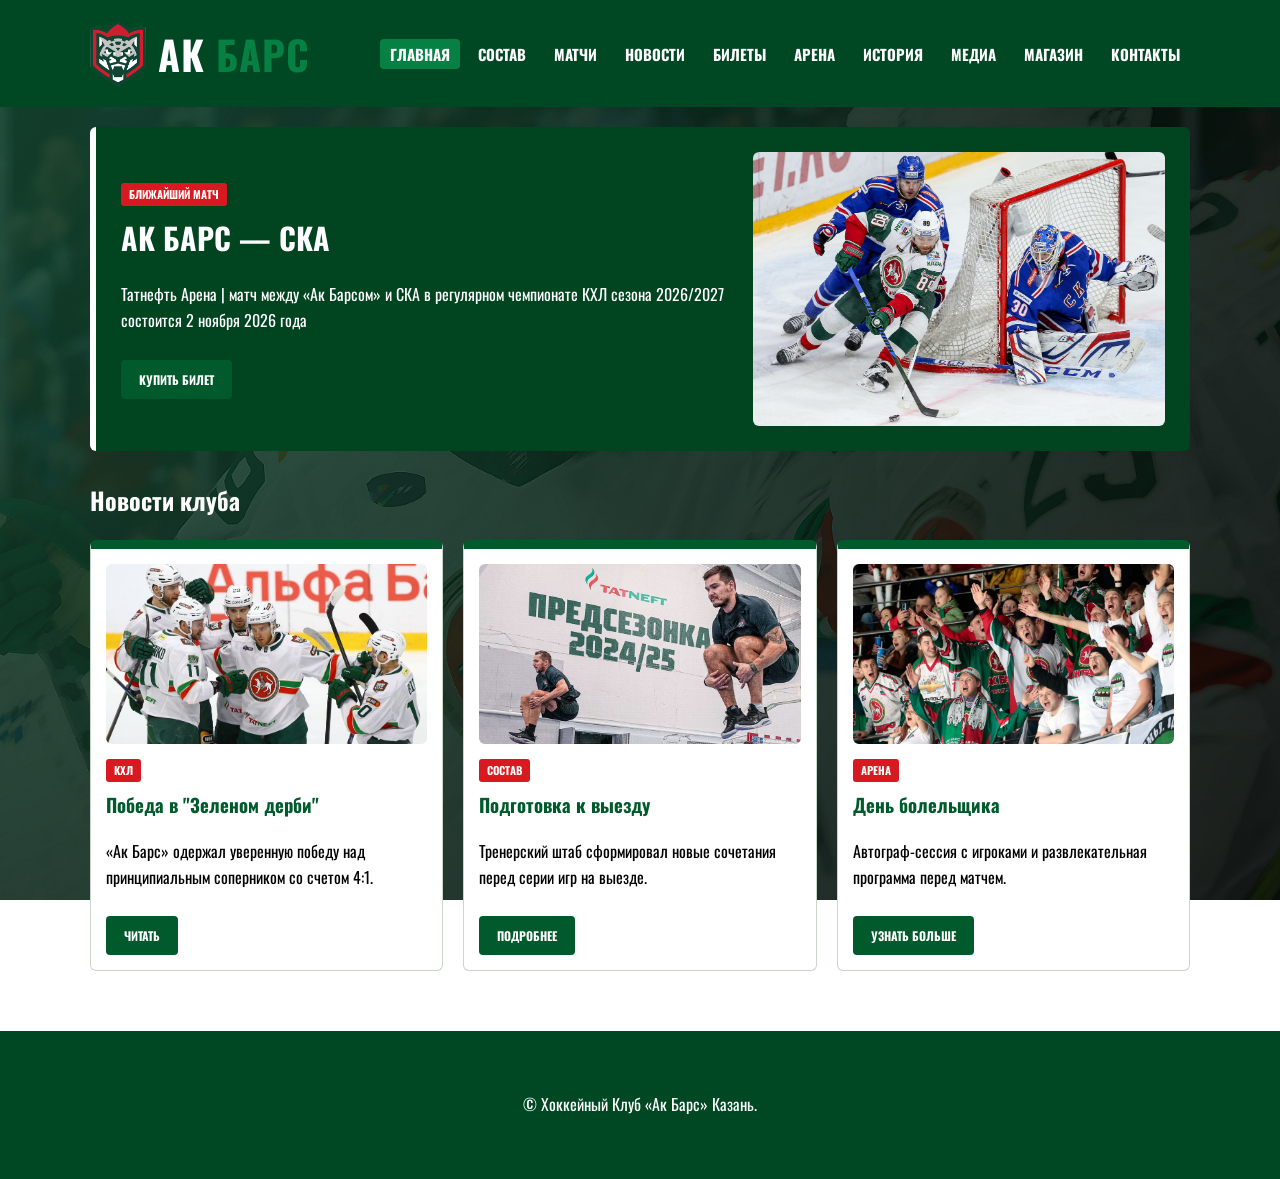
<file: index.html>
<!DOCTYPE html>
<html lang="ru">
<head>
  <meta charset="UTF-8">
  <title>ХК "Ак Барс"</title>
  <link rel="stylesheet" href="style.css">
  <link rel="stylesheet" href="https://fonts.googleapis.com/css2?family=Inter:wght@400;600;700;800&family=Oswald:wght@500;600;700&display=swap&subset=cyrillic">
  <link rel="icon" type="image/png" href="images/logo.png">
</head>
<body>
  <header>
    <div class="container">
      <a href="index.html" class="logo-block">
        <img src="images/logo.png" alt="Логотип Ак Барс" class="logo-img">
        <span class="logo-text">АК <span>БАРС</span></span>
      </a>
      <nav>
        <a href="index.html" class="active">Главная</a>
        <a href="team.html">Состав</a>
        <a href="matches.html">Матчи</a>
        <a href="news.html">Новости</a>
        <a href="tickets.html">Билеты</a>
        <a href="arena.html">Арена</a>
        <a href="history.html">История</a>
        <a href="media.html">Медиа</a>
        <a href="store.html">Магазин</a>
        <a href="contacts.html">Контакты</a>
      </nav>
    </div>
  </header>

  <main class="container">
    <div class="hero">
      <div class="hero-content">
        <span class="badge">Ближайший матч</span>
        <h1>АК БАРС — СКА</h1>
        <p>Татнефть Арена |  матч между «Ак Барсом» и СКА в регулярном чемпионате КХЛ сезона 2026/2027 состоится 2 ноября 2026 года</p>
        <a href="tickets.html" class="btn btn-accent">Купить билет</a>
      </div>
      <div class="hero-media">
        <img src="images/akbars_ska.jpg" alt="Матч Ак Барс">
      </div>
    </div>

    <h2>Новости клуба</h2>
    <div class="card-grid">
      <div class="card">
        <img src="images/derbi.jpg" alt="Победа в дерби">
        <span class="badge">КХЛ</span>
        <h3>Победа в "Зеленом дерби"</h3>
        <p>«Ак Барс» одержал уверенную победу над принципиальным соперником со счетом 4:1.</p>
        <a href="news.html" class="btn">Читать</a>
      </div>
      <div class="card">
        <img src="images/podg.jpg" alt="Тренировка команды">
        <span class="badge">Состав</span>
        <h3>Подготовка к выезду</h3>
        <p>Тренерский штаб сформировал новые сочетания перед серии игр на выезде.</p>
        <a href="news.html" class="btn">Подробнее</a>
      </div>
      <div class="card">
        <img src="images/arena.jpg" alt="Татнефть Арена">
        <span class="badge">Арена</span>
        <h3>День болельщика</h3>
        <p>Автограф-сессия с игроками и развлекательная программа перед матчем.</p>
        <a href="news.html" class="btn">Узнать больше</a>
      </div>
    </div>
  </main>

  <footer>
    <div class="container">
      <p>&copy; Хоккейный Клуб «Ак Барс» Казань.</p>
    </div>
  </footer>
</body>
</html>
</file>
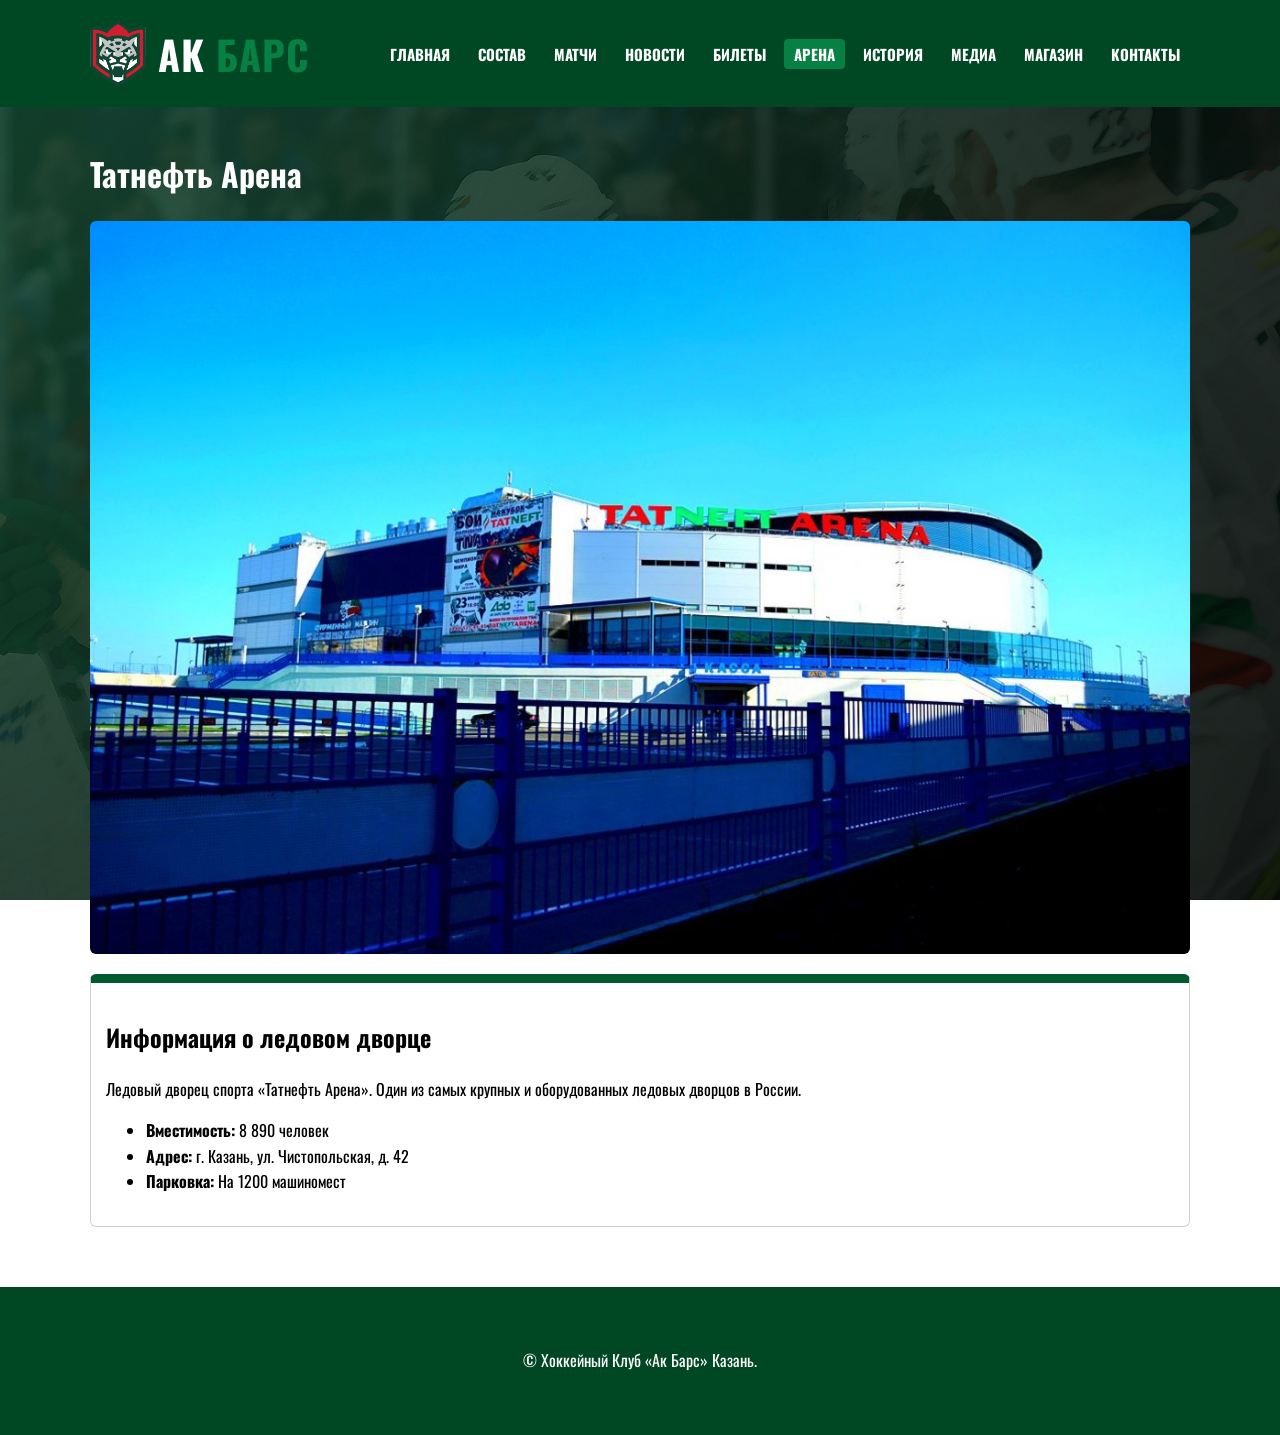
<file: arena.html>
<!DOCTYPE html>
<html lang="ru">
<head>
  <meta charset="UTF-8">
  <title>Татнефть Арена - ХК Ак Барс</title>
  <link rel="stylesheet" href="style.css">
  <link rel="stylesheet" href="https://fonts.googleapis.com/css2?family=Inter:wght@400;600;700;800&family=Oswald:wght@500;600;700&display=swap&subset=cyrillic">
  <link rel="icon" type="image/png" href="images/logo.png">
</head>
<body>
  <header>
    <div class="container">
      <a href="index.html" class="logo-block">
        <img src="images/logo.png" alt="Логотип" class="logo-img">
        <span class="logo-text">АК <span>БАРС</span></span>
      </a>
      <nav>
        <a href="index.html">Главная</a>
        <a href="team.html">Состав</a>
        <a href="matches.html">Матчи</a>
        <a href="news.html">Новости</a>
        <a href="tickets.html">Билеты</a>
        <a href="arena.html" class="active">Арена</a>
        <a href="history.html">История</a>
        <a href="media.html">Медиа</a>
        <a href="store.html">Магазин</a>
        <a href="contacts.html">Контакты</a>
      </nav>
    </div>
  </header>

  <main class="container">
    <h1>Татнефть Арена</h1>
    <img src="images/arenka.jpg" alt="Татнефть Арена снаружи" style="margin-bottom: 20px;">

    <div class="card">
      <h2 class="infa">Информация о ледовом дворце</h2>
      <p>Ледовый дворец спорта «Татнефть Арена». Один из самых крупных и оборудованных ледовых дворцов в России.</p>
      <ul>
        <li><strong>Вместимость:</strong> 8 890 человек</li>
        <li><strong>Адрес:</strong> г. Казань, ул. Чистопольская, д. 42</li>
        <li><strong>Парковка:</strong> На 1200 машиномест</li>
      </ul>
    </div>
  </main>

  <footer>
    <div class="container">
      <p>&copy; Хоккейный Клуб «Ак Барс» Казань.</p>    
    </div>
  </footer>
</body>
</html>
</file>
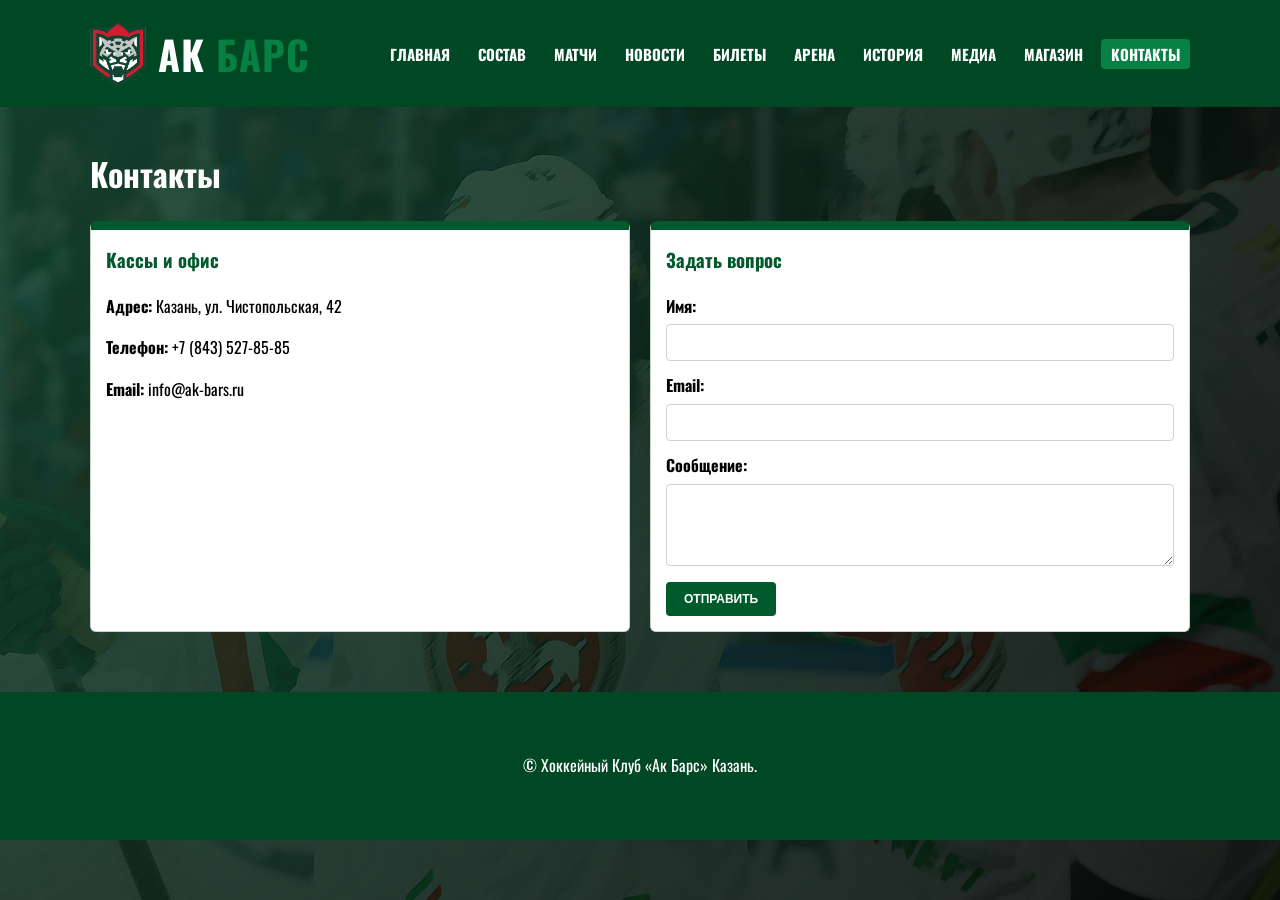
<file: contacts.html>
<!DOCTYPE html>
<html lang="ru">
<head>
  <meta charset="UTF-8">
  <title>Контакты - ХК Ак Барс</title>
  <link rel="stylesheet" href="style.css">
  <link rel="stylesheet" href="https://fonts.googleapis.com/css2?family=Inter:wght@400;600;700;800&family=Oswald:wght@500;600;700&display=swap&subset=cyrillic">
  <link rel="icon" type="image/png" href="images/logo.png">
</head>
<body>
  <header>
    <div class="container">
      <a href="index.html" class="logo-block">
        <img src="images/logo.png" alt="Логотип" class="logo-img">
        <span class="logo-text">АК <span>БАРС</span></span>
      </a>
      <nav>
        <a href="index.html">Главная</a>
        <a href="team.html">Состав</a>
        <a href="matches.html">Матчи</a>
        <a href="news.html">Новости</a>
        <a href="tickets.html">Билеты</a>
        <a href="arena.html">Арена</a>
        <a href="history.html">История</a>
        <a href="media.html">Медиа</a>
        <a href="store.html">Магазин</a>
        <a href="contacts.html" class="active">Контакты</a>
      </nav>
    </div>
  </header>

  <main class="container">
    <h1>Контакты</h1>

    <div class="card-grid">
      <div class="card">
        <h3>Кассы и офис</h3>
        <p><strong>Адрес:</strong> Казань, ул. Чистопольская, 42</p>
        <p><strong>Телефон:</strong> +7 (843) 527-85-85</p>
        <p><strong>Email:</strong> info@ak-bars.ru</p>
      </div>

      <div class="card">
        <h3>Задать вопрос</h3>
        <form>
          <label for="name">Имя:</label>
          <input type="text" id="name" name="name" required>

          <label for="email">Email:</label>
          <input type="email" id="email" name="email" required>

          <label for="message">Сообщение:</label>
          <textarea id="message" name="message" rows="4"></textarea>

          <button type="submit" class="btn btn-accent">Отправить</button>
        </form>
      </div>
    </div>
  </main>

  <footer>
    <div class="container">
      <p>&copy; Хоккейный Клуб «Ак Барс» Казань.</p>
    </div>
  </footer>
</body>
</html>
</file>
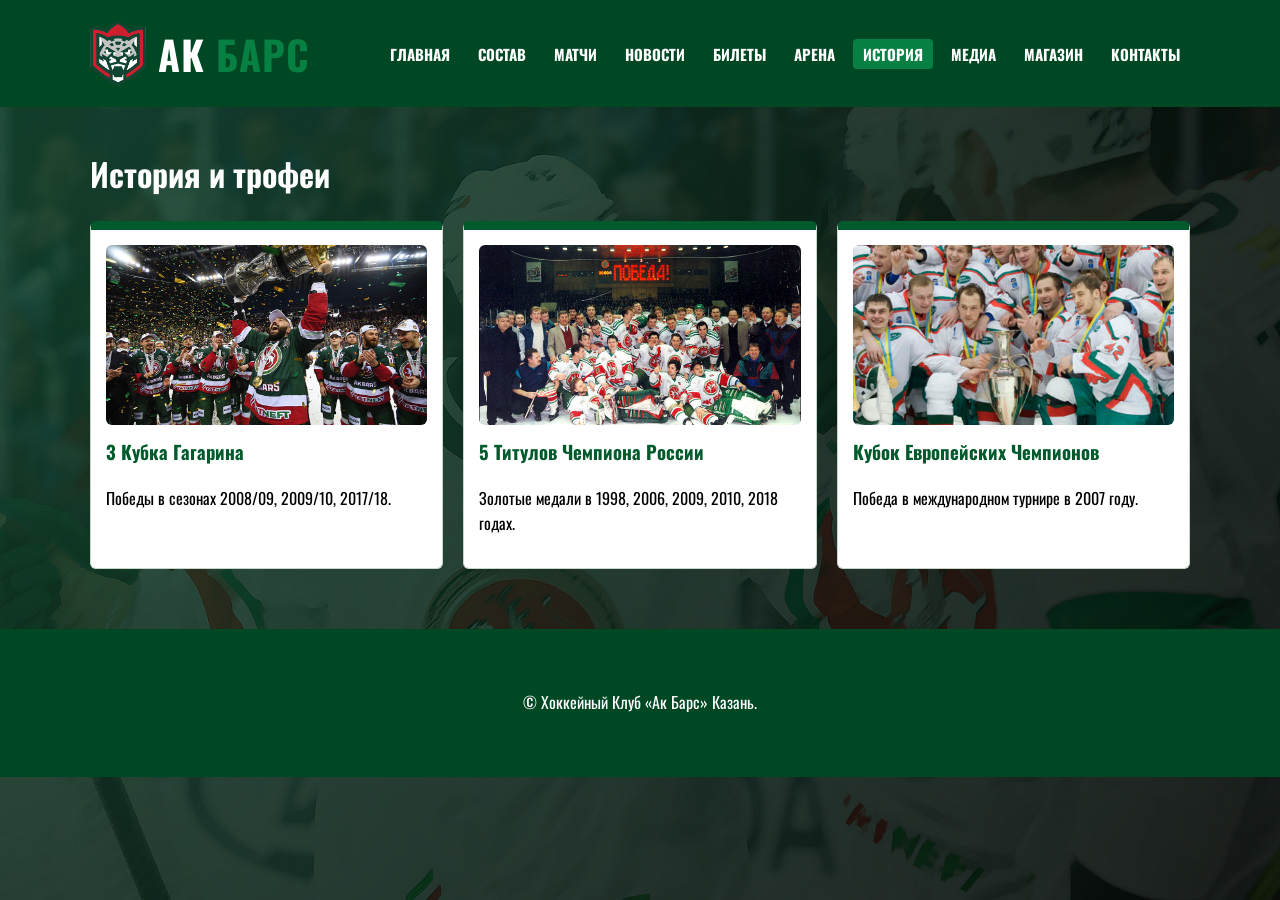
<file: history.html>
<!DOCTYPE html>
<html lang="ru">
<head>
  <meta charset="UTF-8">
  <title>История клуба - ХК Ак Барс</title>
  <link rel="stylesheet" href="style.css">
  <link rel="stylesheet" href="https://fonts.googleapis.com/css2?family=Inter:wght@400;600;700;800&family=Oswald:wght@500;600;700&display=swap&subset=cyrillic">
  <link rel="icon" type="image/png" href="images/logo.png">
</head>
<body>
  <header>
    <div class="container">
      <a href="index.html" class="logo-block">
        <img src="images/logo.png" alt="Логотип" class="logo-img">
        <span class="logo-text">АК <span>БАРС</span></span>
      </a>
      <nav>
        <a href="index.html">Главная</a>
        <a href="team.html">Состав</a>
        <a href="matches.html">Матчи</a>
        <a href="news.html">Новости</a>
        <a href="tickets.html">Билеты</a>
        <a href="arena.html">Арена</a>
        <a href="history.html" class="active">История</a>
        <a href="media.html">Медиа</a>
        <a href="store.html">Магазин</a>
        <a href="contacts.html">Контакты</a>
      </nav>
    </div>
  </header>

  <main class="container">
    <h1>История и трофеи</h1>

    <div class="card-grid">
      <div class="card">
        <img src="images/gagarin_cup.jpg" alt="Кубок Гагарина">
        <h3>3 Кубка Гагарина</h3>
        <p>Победы в сезонах 2008/09, 2009/10, 2017/18.</p>
      </div>
      <div class="card">
        <img src="images/cm.jpeg" alt="Чемпионы России">
        <h3>5 Титулов Чемпиона России</h3>
        <p>Золотые медали в 1998, 2006, 2009, 2010, 2018 годах.</p>
      </div>
      <div class="card">
        <img src="images/europian_cup.jpg" alt="Кубок Чемпионов">
        <h3>Кубок Европейских Чемпионов</h3>
        <p>Победа в международном турнире в 2007 году.</p>
      </div>
    </div>
  </main>

  <footer>
    <div class="container">
      <p>&copy; Хоккейный Клуб «Ак Барс» Казань.</p>
    </div>
  </footer>
</body>
</html>
</file>
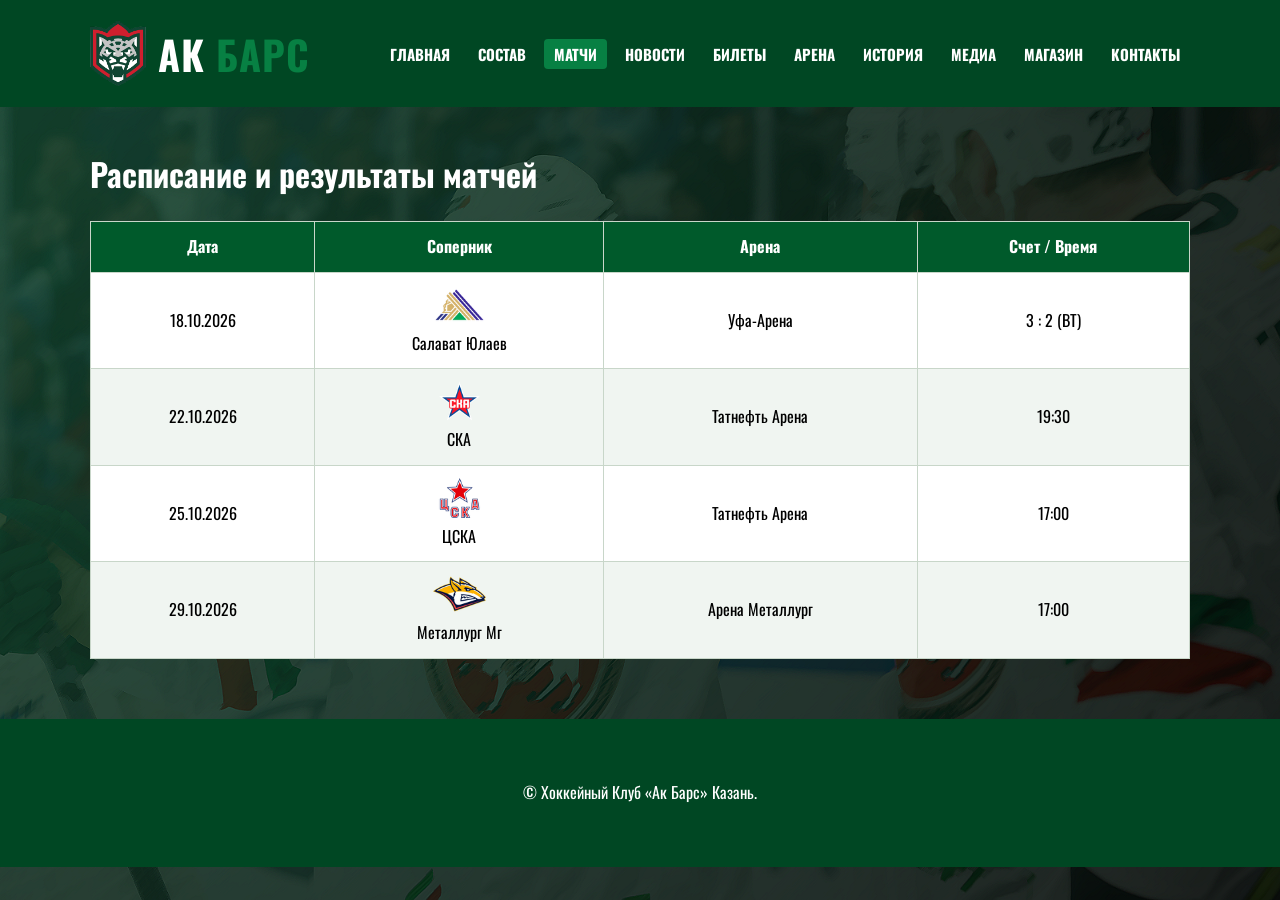
<file: matches.html>
<!DOCTYPE html>
<html lang="ru">
<head>
  <meta charset="UTF-8">
  <title>Календарь игр - ХК Ак Барс</title>
  <link rel="stylesheet" href="style.css">
  <link rel="stylesheet" href="https://fonts.googleapis.com/css2?family=Inter:wght@400;600;700;800&family=Oswald:wght@500;600;700&display=swap&subset=cyrillic">
  <link rel="icon" type="image/png" href="images/logo.png">
</head>
<body>
  <header>
    <div class="container">
      <a href="index.html" class="logo-block">
        <img src="images/logo.png" alt="Логотип" class="logo-img">
        <span class="logo-text">АК <span>БАРС</span></span>
      </a>
      <nav>
        <a href="index.html">Главная</a>
        <a href="team.html">Состав</a>
        <a href="matches.html" class="active">Матчи</a>
        <a href="news.html">Новости</a>
        <a href="tickets.html">Билеты</a>
        <a href="arena.html">Арена</a>
        <a href="history.html">История</a>
        <a href="media.html">Медиа</a>
        <a href="store.html">Магазин</a>
        <a href="contacts.html">Контакты</a>
      </nav>
    </div>
  </header>

  <main class="container">
    <h1>Расписание и результаты матчей</h1>

    <table>
      <thead>
        <tr>
          <th>Дата</th>
          <th>Соперник</th>
          <th>Арена</th>
          <th>Счет / Время</th>
        </tr>
      </thead>
      <tbody>
        <tr>
          <td>18.10.2026</td>
          <td><img src="images/salavat.png">Салават Юлаев</td>
          <td>Уфа-Арена</td>
          <td>3 : 2 (ВТ)</td>
        </tr>
        <tr>
          <td>22.10.2026</td>
          <td><img src="images/ska.png">СКА</td>
          <td>Татнефть Арена</td>
          <td>19:30</td>
        </tr>
        <tr>
          <td>25.10.2026</td>
          <td><img src="images/cska.png">ЦСКА</td>
          <td>Татнефть Арена</td>
          <td>17:00</td>
        </tr>
        <tr>
          <td>29.10.2026</td>
          <td><img src="images/metallurg.png">Металлург Мг</td>
          <td>Арена Металлург</td>
          <td>17:00</td>
        </tr>
      </tbody>
    </table>
  </main>

  <footer>
    <div class="container">
      <p>&copy; Хоккейный Клуб «Ак Барс» Казань.</p>
    </div>
  </footer>
</body>
</html>
</file>
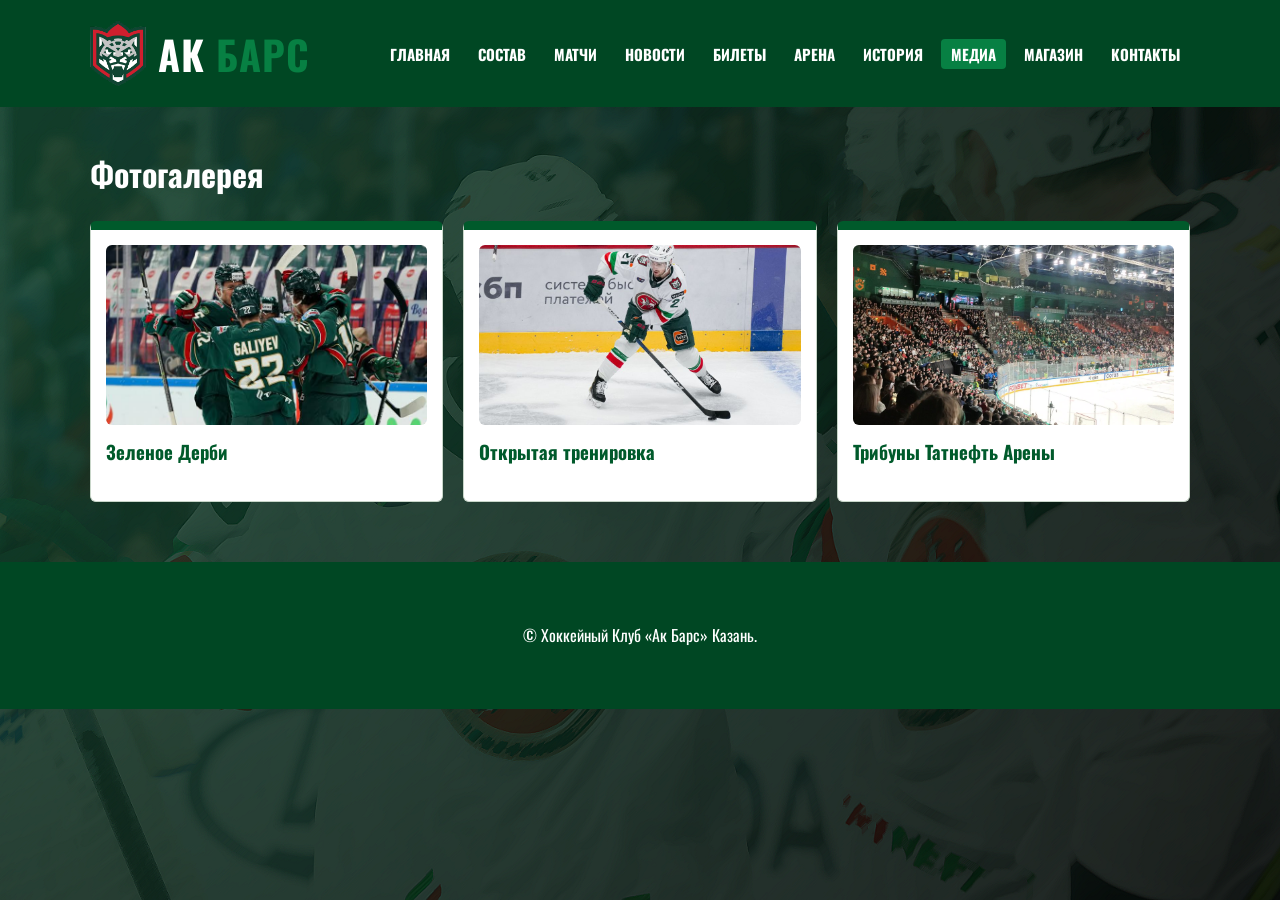
<file: media.html>
<!DOCTYPE html>
<html lang="ru">
<head>
  <meta charset="UTF-8">
  <title>Медиагалерея - ХК Ак Барс</title>
  <link rel="stylesheet" href="style.css">
  <link rel="icon" type="image/png" href="images/logo.png">
  <link rel="stylesheet" href="https://fonts.googleapis.com/css2?family=Inter:wght@400;600;700;800&family=Oswald:wght@500;600;700&display=swap&subset=cyrillic">
</head>
<body>
  <header>
    <div class="container">
      <a href="index.html" class="logo-block">
        <img src="images/logo.png" alt="Логотип" class="logo-img">
        <span class="logo-text">АК <span>БАРС</span></span>
      </a>
      <nav>
        <a href="index.html">Главная</a>
        <a href="team.html">Состав</a>
        <a href="matches.html">Матчи</a>
        <a href="news.html">Новости</a>
        <a href="tickets.html">Билеты</a>
        <a href="arena.html">Арена</a>
        <a href="history.html">История</a>
        <a href="media.html" class="active">Медиа</a>
        <a href="store.html">Магазин</a>
        <a href="contacts.html">Контакты</a>
      </nav>
    </div>
  </header>

  <main class="container">
    <h1>Фотогалерея</h1>

    <div class="card-grid">
      <div class="card">
        <img src="images/gb.jpg" alt="Матч">
        <h3>Зеленое Дерби</h3>
      </div>
      <div class="card">
        <img src="images/one.jpg" alt="Тренировка">
        <h3>Открытая тренировка</h3>
      </div>
      <div class="card">
        <img src="images/tribuna.jpg" alt="Болельщики">
        <h3>Трибуны Татнефть Арены</h3>
      </div>
    </div>
  </main>

  <footer>
    <div class="container">
      <p>&copy; Хоккейный Клуб «Ак Барс» Казань.</p>
    </div>
  </footer>
</body>
</html>
</file>
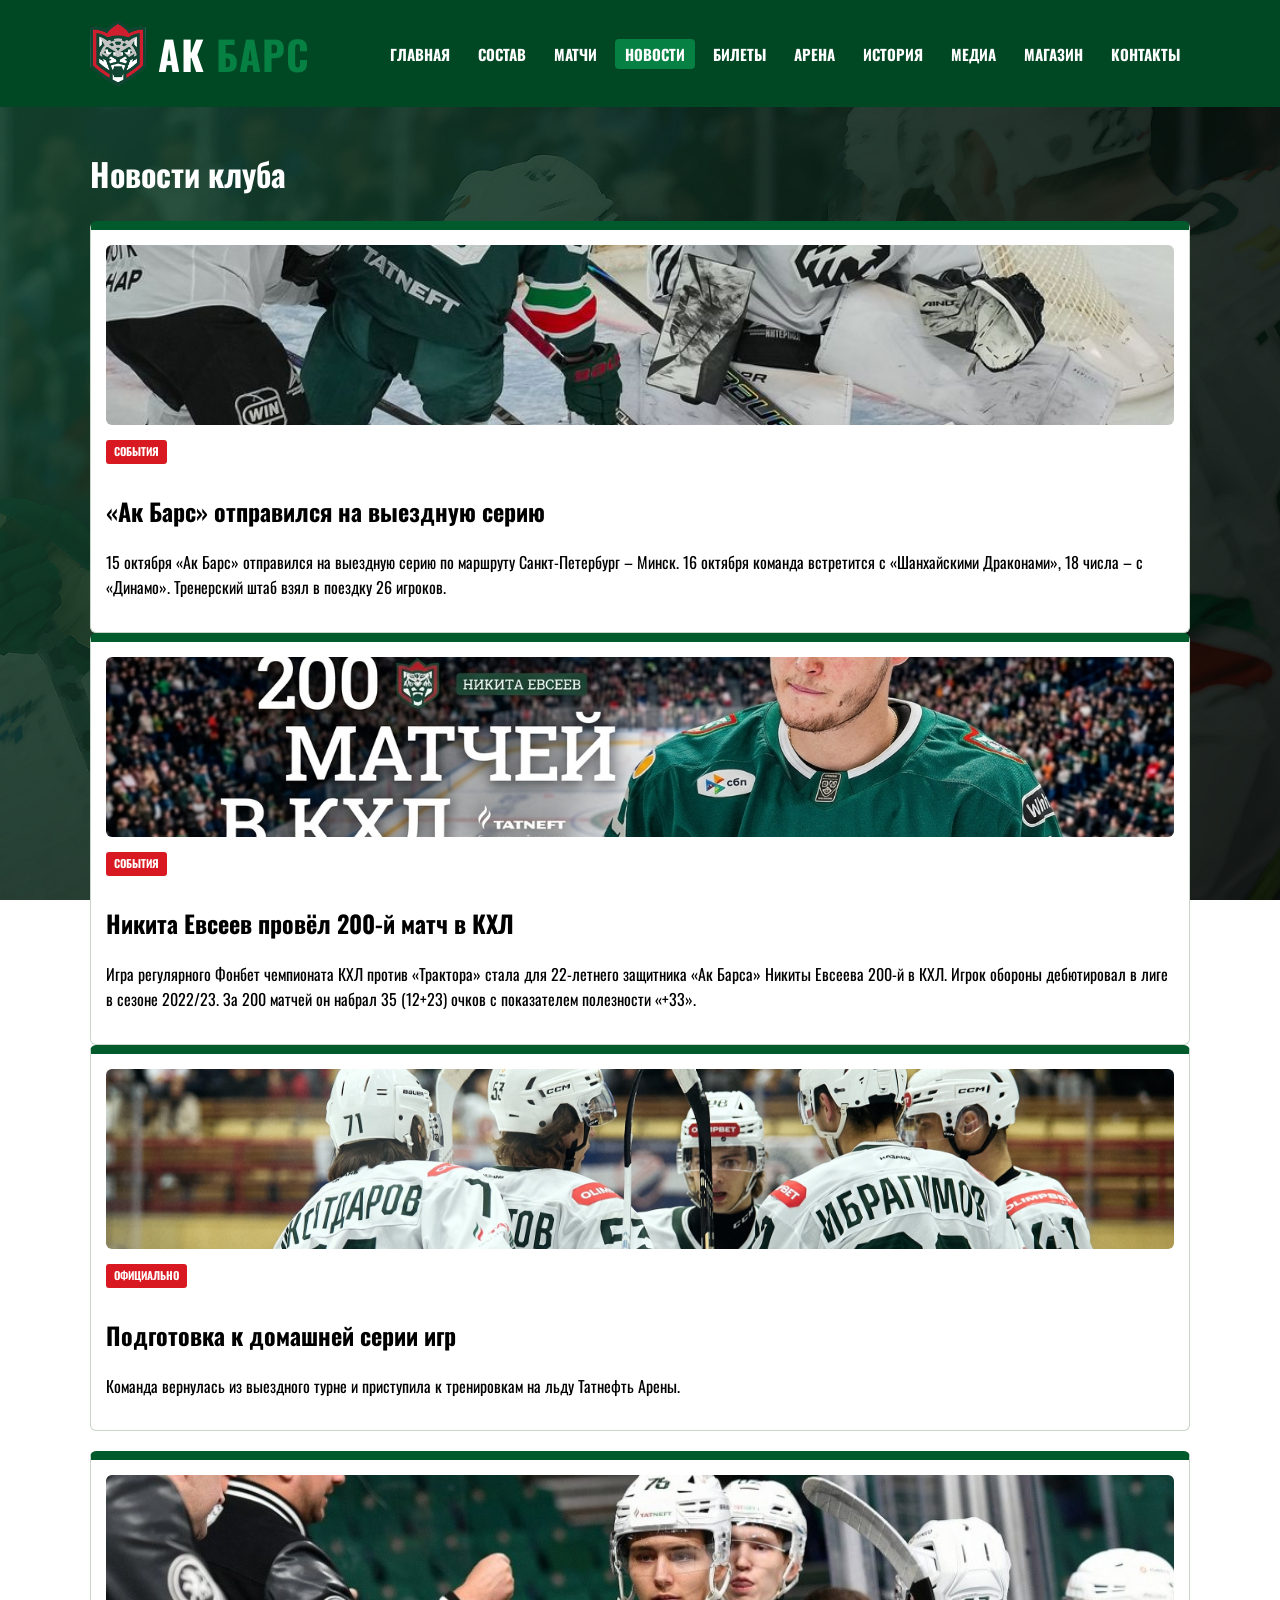
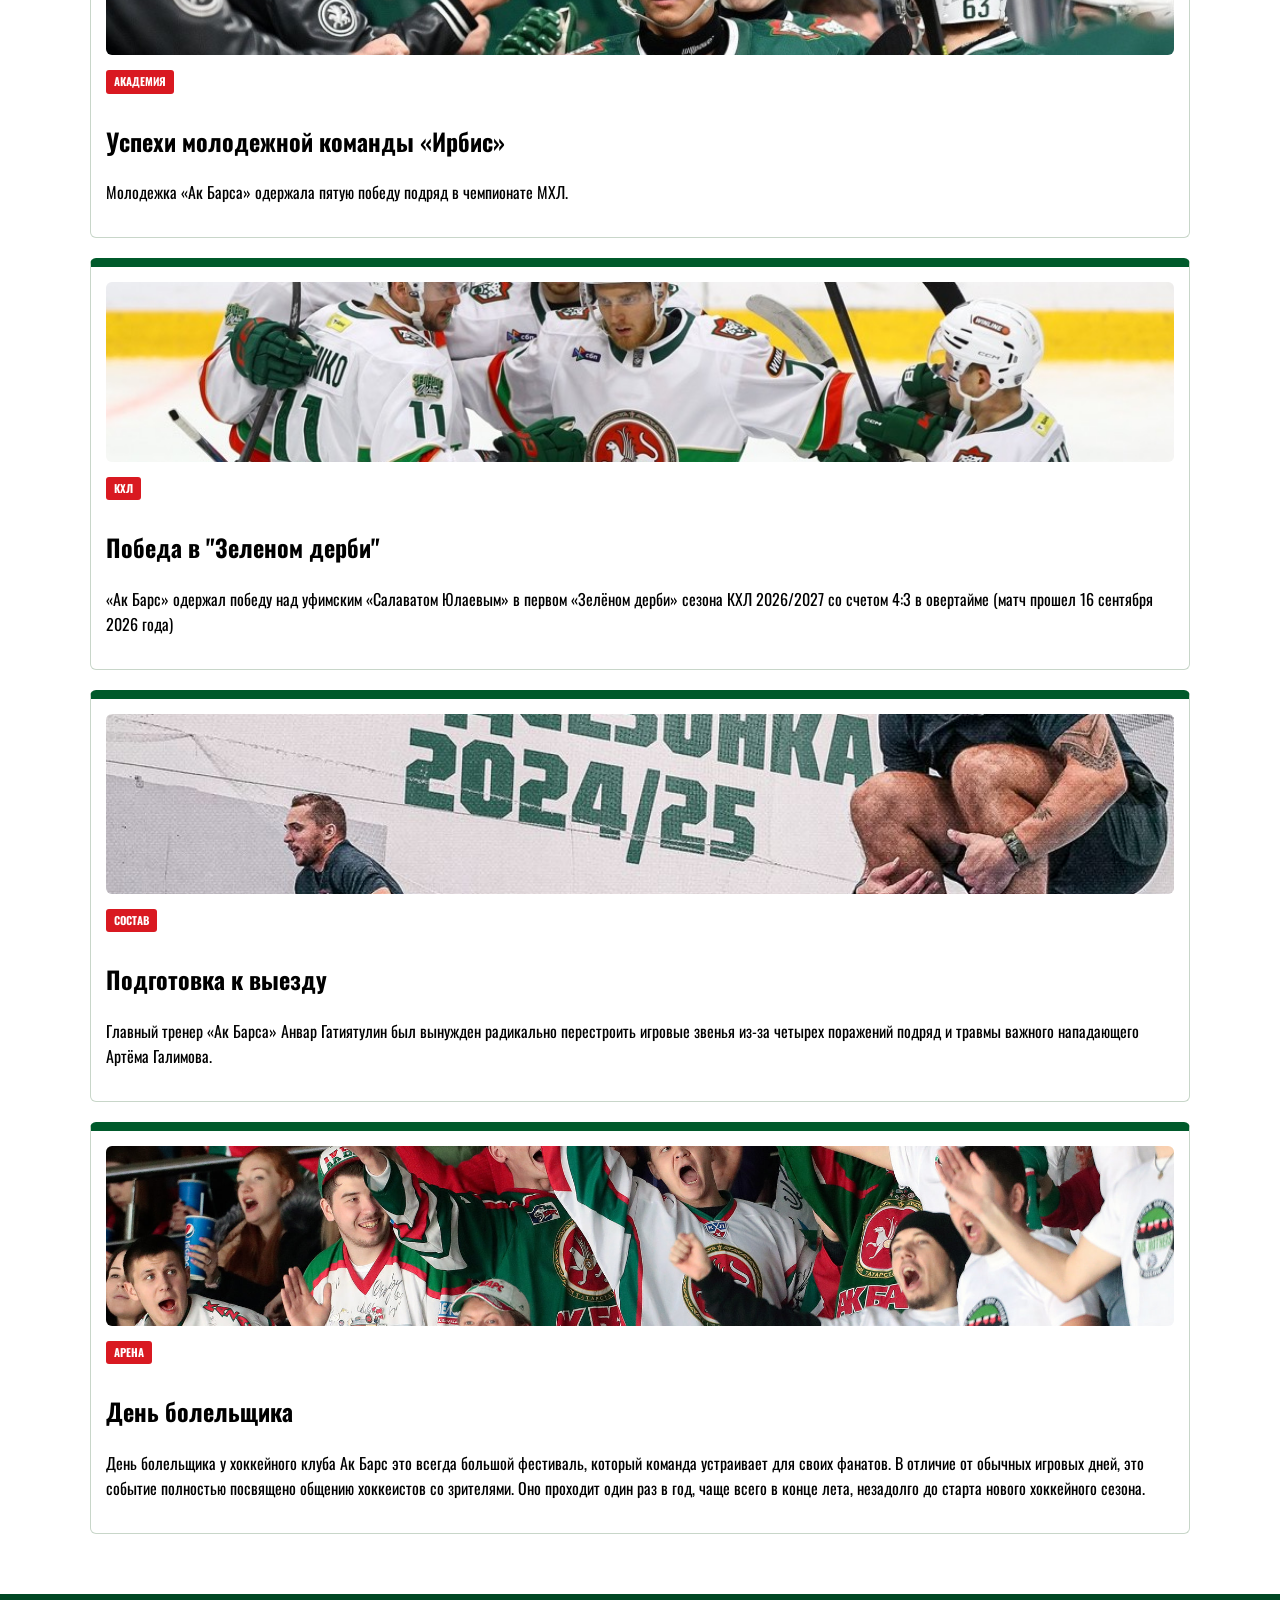
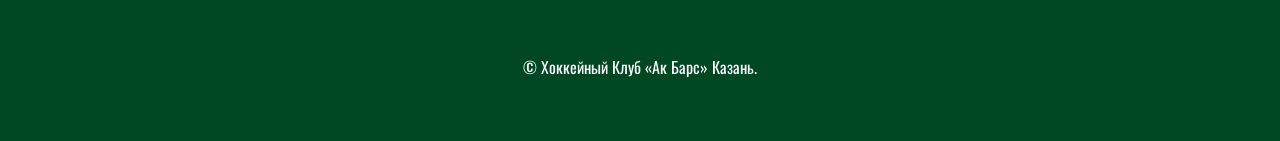
<file: news.html>
<!DOCTYPE html>
<html lang="ru">
<head>
  <meta charset="UTF-8">
  <title>Новости - ХК Ак Барс</title>
  <link rel="stylesheet" href="style.css">
  <link rel="icon" type="image/png" href="images/logo.png">
  <link rel="stylesheet" href="https://fonts.googleapis.com/css2?family=Inter:wght@400;600;700;800&family=Oswald:wght@500;600;700&display=swap&subset=cyrillic">
</head>
<body>
  <header>
    <div class="container">
      <a href="index.html" class="logo-block">
        <img src="images/logo.png" alt="Логотип" class="logo-img">
        <span class="logo-text">АК <span>БАРС</span></span>
      </a>
      <nav>
        <a href="index.html">Главная</a>
        <a href="team.html">Состав</a>
        <a href="matches.html">Матчи</a>
        <a href="news.html" class="active">Новости</a>
        <a href="tickets.html">Билеты</a>
        <a href="arena.html">Арена</a>
        <a href="history.html">История</a>
        <a href="media.html">Медиа</a>
        <a href="store.html">Магазин</a>
        <a href="contacts.html">Контакты</a>
      </nav>
    </div>
  </header>

  <main class="container">
    <h1>Новости клуба</h1>
    <div class="card">
      <img src="images/viezd.jpg" alt="Новость 1">
      <span class="badge">События</span>
      <h2 class="prepairing">«Ак Барс» отправился на выездную серию</h2>
      <p>15 октября «Ак Барс» отправился на выездную серию по маршруту Санкт-Петербург – Минск. 16 октября команда встретится с «Шанхайскими Драконами», 18 числа – с «Динамо». Тренерский штаб взял в поездку 26 игроков.</p>
    </div>
    <div class="card">
      <img src="images/twohung.jpg" alt="Новость 1">
      <span class="badge">События</span>
      <h2 class="prepairing">Никита Евсеев провёл 200-й матч в КХЛ</h2>
      <p>Игра регулярного Фонбет чемпионата КХЛ против «Трактора» стала для 22-летнего защитника «Ак Барса» Никиты Евсеева 200-й в КХЛ. Игрок обороны дебютировал в лиге в сезоне 2022/23. За 200 матчей он набрал 35 (12+23) очков с показателем полезности «+33».</p>
    </div>

    <div class="card">
      <img src="images/home.jpeg" alt="Новость 1">
      <span class="badge">Официально</span>
      <h2 class="prepairing">Подготовка к домашней серии игр</h2>
      <p>Команда вернулась из выездного турне и приступила к тренировкам на льду Татнефть Арены.</p>
    </div>

    <div class="card" style="margin-top: 20px;">
      <img src="images/irbis.jpg" alt="Новость 2">
      <span class="badge">Академия</span>
      <h2 class="sucsesses">Успехи молодежной команды «Ирбис»</h2>
      <p>Молодежка «Ак Барса» одержала пятую победу подряд в чемпионате МХЛ.</p>
    </div>

    <div class="card" style="margin-top: 20px;">
      <img src="images/derbi.jpg" alt="Новость 2">
      <span class="badge">КХЛ</span>
      <h2 class="sucsesses">Победа в "Зеленом дерби"</h2>
      <p>«Ак Барс» одержал победу над уфимским «Салаватом Юлаевым» в первом «Зелёном дерби» сезона КХЛ 2026/2027 со счетом 4:3 в овертайме (матч прошел 16 сентября 2026 года)</p>
    </div>

    <div class="card" style="margin-top: 20px;">
      <img src="images/podg.jpg" alt="Новость 2">
      <span class="badge">Состав</span>
      <h2 class="sucsesses">Подготовка к выезду</h2>
      <p>Главный тренер «Ак Барса» Анвар Гатиятулин был вынужден радикально перестроить игровые звенья из-за четырех поражений подряд и травмы важного нападающего Артёма Галимова.</p>
    </div>

    <div class="card" style="margin-top: 20px;">
      <img src="images/arena.jpg" alt="Новость 2">
      <span class="badge">Арена</span>
      <h2 class="sucsesses">День болельщика</h2>
      <p>День болельщика у хоккейного клуба Ак Барс это всегда большой фестиваль, который команда устраивает для своих фанатов. В отличие от обычных игровых дней, это событие полностью посвящено общению хоккеистов со зрителями. Оно проходит один раз в год, чаще всего в конце лета, незадолго до старта нового хоккейного сезона.</p>
    </div>
  </main>

  <footer>
    <div class="container">
      <p>&copy; Хоккейный Клуб «Ак Барс» Казань.</p>
    </div>
  </footer>
</body>
</html>
</file>
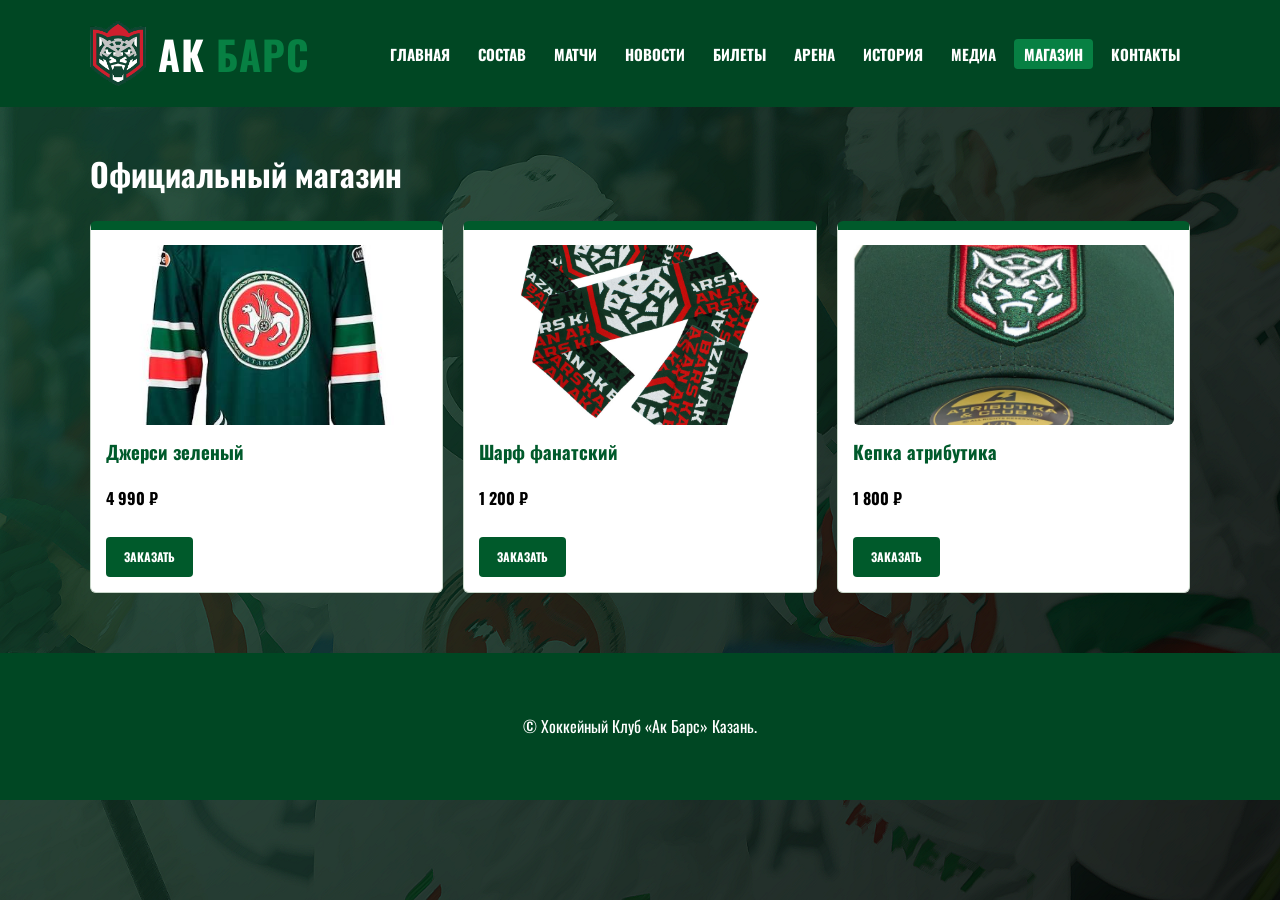
<file: store.html>
<!DOCTYPE html>
<html lang="ru">
<head>
  <meta charset="UTF-8">
  <title>Фан-шоп - ХК Ак Барс</title>
  <link rel="stylesheet" href="style.css">
  <link rel="icon" type="image/png" href="images/logo.png">
  <link rel="stylesheet" href="https://fonts.googleapis.com/css2?family=Inter:wght@400;600;700;800&family=Oswald:wght@500;600;700&display=swap&subset=cyrillic">
</head>
<body>
  <header>
    <div class="container">
      <a href="index.html" class="logo-block">
        <img src="images/logo.png" alt="Логотип" class="logo-img">
        <span class="logo-text">АК <span>БАРС</span></span>
      </a>
      <nav>
        <a href="index.html">Главная</a>
        <a href="team.html">Состав</a>
        <a href="matches.html">Матчи</a>
        <a href="news.html">Новости</a>
        <a href="tickets.html">Билеты</a>
        <a href="arena.html">Арена</a>
        <a href="history.html">История</a>
        <a href="media.html">Медиа</a>
        <a href="store.html" class="active">Магазин</a>
        <a href="contacts.html">Контакты</a>
      </nav>
    </div>
  </header>

  <main class="container">
    <h1>Официальный магазин</h1>

    <div class="card-grid">
      <div class="card">
        <img src="images/jersey.jpg" alt="Игровая джерси">
        <h3>Джерси зеленый</h3>
        <p><strong>4 990 ₽</strong></p>
        <a href="contacts.html" class="btn">Заказать</a>
      </div>
      <div class="card">
        <img src="images/sharf.jpg" alt="Шарф">
        <h3>Шарф фанатский</h3>
        <p><strong>1 200 ₽</strong></p>
        <a href="contacts.html" class="btn">Заказать</a>
      </div>
      <div class="card">
        <img src="images/cap.jpg" alt="Кепка">
        <h3>Кепка атрибутика</h3>
        <p><strong>1 800 ₽</strong></p>
        <a href="contacts.html" class="btn">Заказать</a>
      </div>
    </div>
  </main>

  <footer>
    <div class="container">
      <p>&copy; Хоккейный Клуб «Ак Барс» Казань.</p>
    </div>
  </footer>
</body>
</html>
</file>
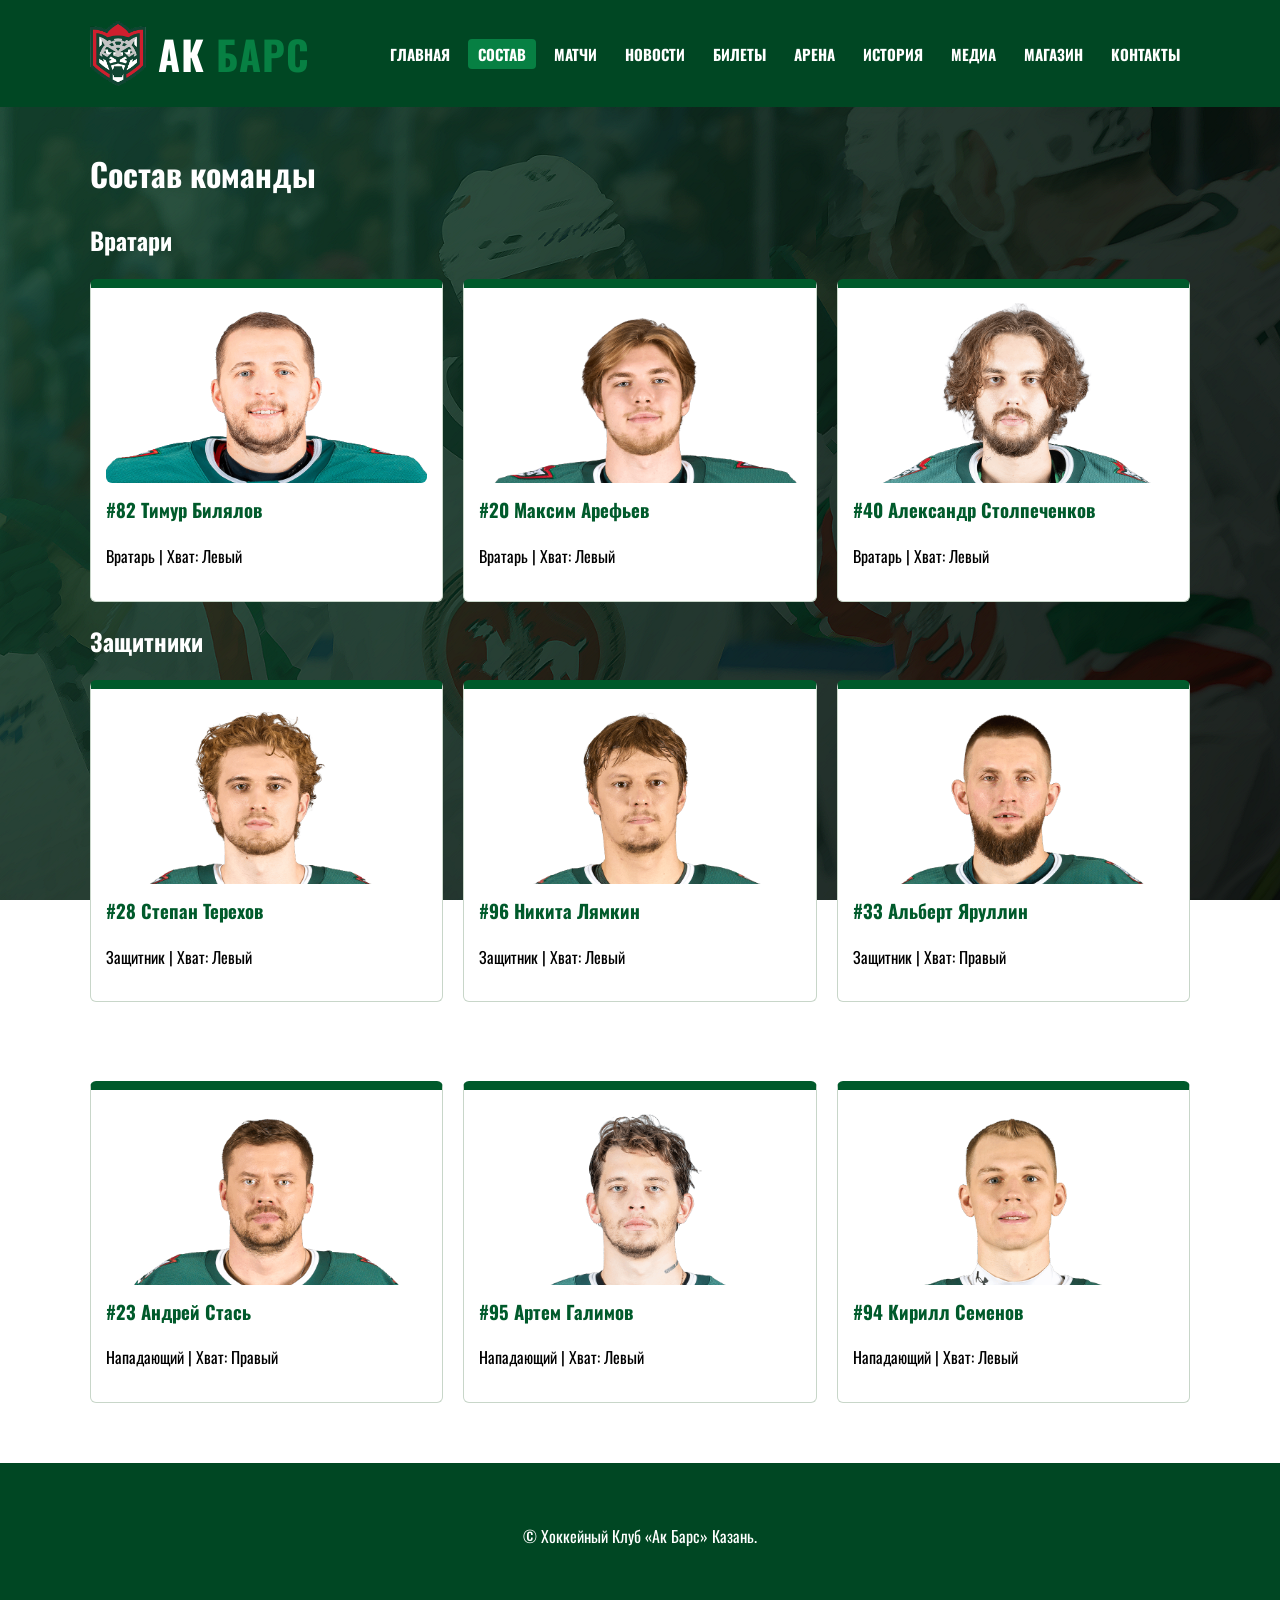
<file: team.html>
<!DOCTYPE html>
<html lang="ru">
<head>
  <meta charset="UTF-8">
  <title>Состав команды - ХК Ак Барс</title>
  <link rel="stylesheet" href="style.css">
  <link rel="icon" type="image/png" href="images/logo.png">
  <link rel="stylesheet" href="https://fonts.googleapis.com/css2?family=Inter:wght@400;600;700;800&family=Oswald:wght@500;600;700&display=swap&subset=cyrillic">
</head>
<body>
  <header>
    <div class="container">
      <a href="index.html" class="logo-block">
        <img src="images/logo.png" alt="Логотип" class="logo-img">
        <span class="logo-text">АК <span>БАРС</span></span>
      </a>
      <nav>
        <a href="index.html">Главная</a>
        <a href="team.html" class="active">Состав</a>
        <a href="matches.html">Матчи</a>
        <a href="news.html">Новости</a>
        <a href="tickets.html">Билеты</a>
        <a href="arena.html">Арена</a>
        <a href="history.html">История</a>
        <a href="media.html">Медиа</a>
        <a href="store.html">Магазин</a>
        <a href="contacts.html">Контакты</a>
      </nav>
    </div>
  </header>

  <main class="container">
    <h1>Состав команды</h1>

    <h2>Вратари</h2>
    <div class="card-grid">
      <div class="card">
        <img src="images/tima.PNG" alt="Тимур Билялов" class="team-photo">
        <h3>#82 Тимур Билялов</h3>
        <p>Вратарь | Хват: Левый</p>
      </div>
      <div class="card">
        <img src="images/max.png" alt="Амир Мифтахов" class="team-photo">
        <h3>#20 Максим Арефьев</h3>
        <p>Вратарь | Хват: Левый</p>
      </div>
      <div class="card">
        <img src="images/aleksander.png" alt="Александр Столпеченков" class="team-photo">
        <h3>#40 Александр Столпеченков</h3>
        <p>Вратарь | Хват: Левый</p>
      </div>
    </div>

    <h2>Защитники</h2>
    <div class="card-grid">
      <div class="card">
        <img src="images/stepan_new.png" alt="Степан Терехов" class="team-photo">
        <h3>#28 Степан Терехов</h3>
        <p>Защитник | Хват: Левый</p>
      </div>
      <div class="card">
        <img src="images/lyamkin.png" alt="Никита Лямкин" class="team-photo">
        <h3>#96 Никита Лямкин</h3>
        <p>Защитник | Хват: Левый</p>
      </div>
      <div class="card">
        <img src="images/albert.PNG" alt="Альберт Яруллин" class="team-photo">
        <h3>#33 Альберт Яруллин</h3>
        <p>Защитник | Хват: Правый</p>
      </div>
    </div>

    <h2>Нападающие</h2>
    <div class="card-grid">
      <div class="card">
        <img src="images/andrey.png" alt="Андрей Стась" class="team-photo">
        <h3>#23 Андрей Стась</h3>
        <p>Нападающий | Хват: Правый</p>
      </div>
      <div class="card">
        <img src="images/artyom.png" alt="Артем Галимов" class="team-photo">
        <h3>#95 Артем Галимов</h3>
        <p>Нападающий | Хват: Левый</p>
      </div>
      <div class="card">
        <img src="images/kiril.png" alt="Кирилл Семенов" class="team-photo">
        <h3>#94 Кирилл Семенов</h3>
        <p>Нападающий | Хват: Левый</p>
      </div>
    </div>
  </main>

  <footer>
    <div class="container">
      <p>&copy; Хоккейный Клуб «Ак Барс» Казань.</p>    
    </div>
  </footer>
</body>
</html>
</file>
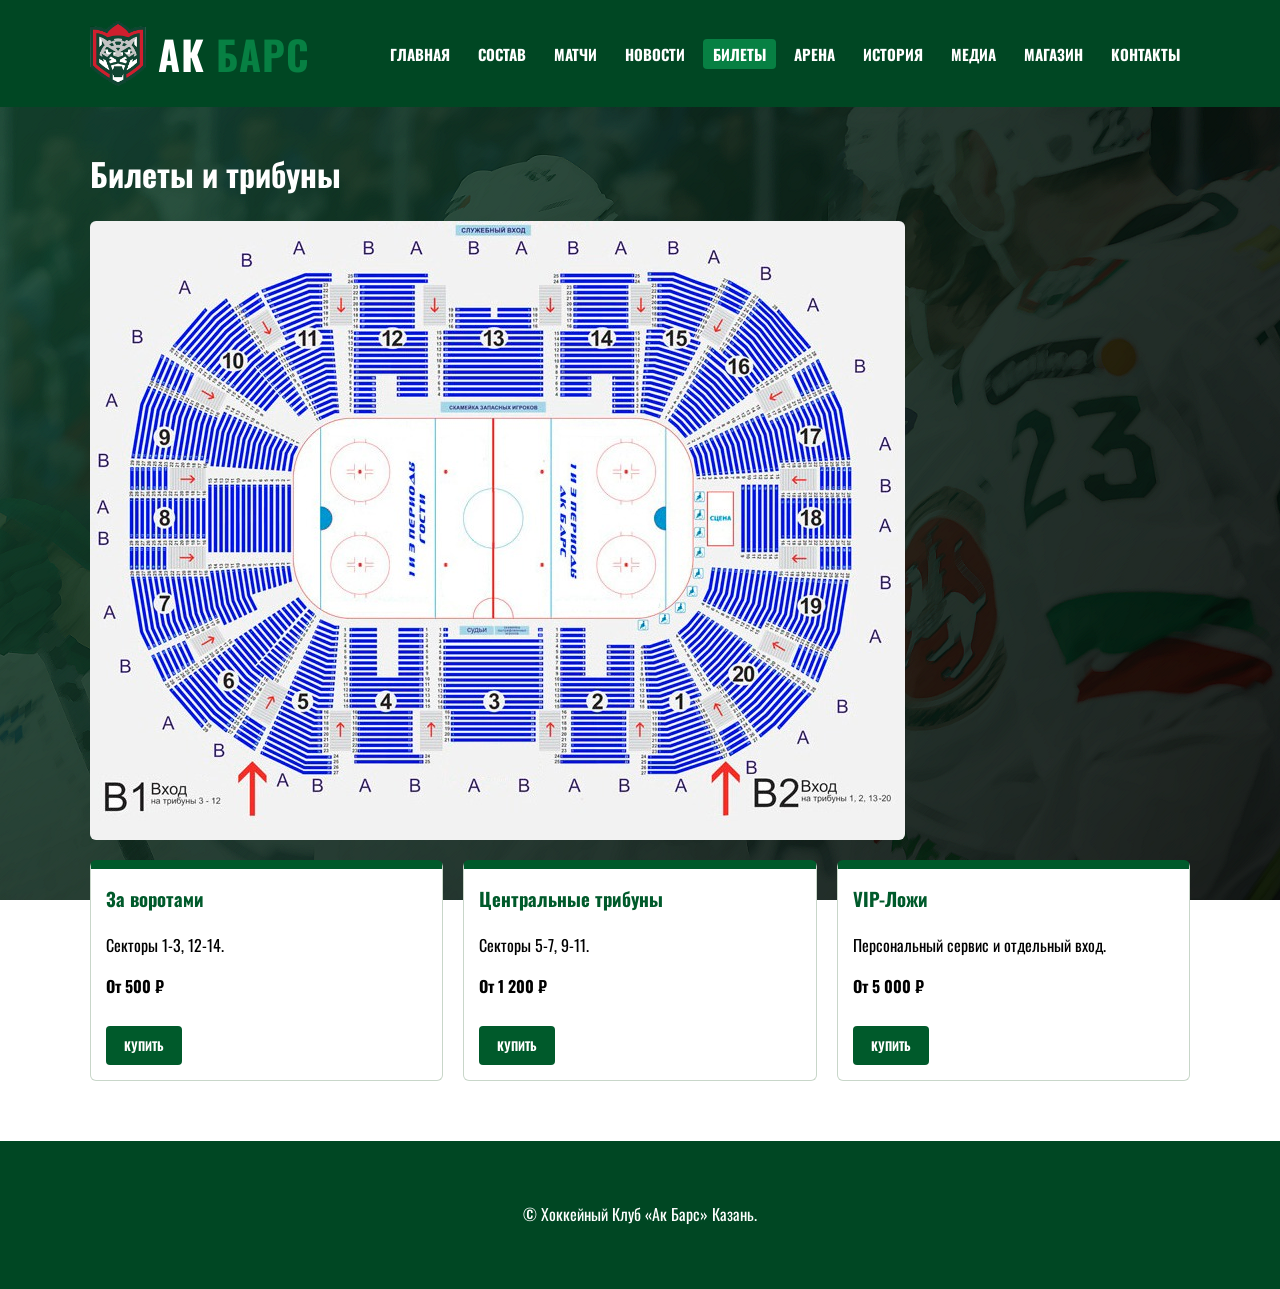
<file: tickets.html>
<!DOCTYPE html>
<html lang="ru">
<head>
  <meta charset="UTF-8">
  <title>Билеты - ХК Ак Барс</title>
  <link rel="stylesheet" href="style.css">
  <link rel="stylesheet" href="https://fonts.googleapis.com/css2?family=Inter:wght@400;600;700;800&family=Oswald:wght@500;600;700&display=swap&subset=cyrillic">
  <link rel="icon" type="image/png" href="images/logo.png">
</head>
<body>
  <header>
    <div class="container">
      <a href="index.html" class="logo-block">
        <img src="images/logo.png" alt="Логотип" class="logo-img">
        <span class="logo-text">АК <span>БАРС</span></span>
      </a>
      <nav>
        <a href="index.html">Главная</a>
        <a href="team.html">Состав</a>
        <a href="matches.html">Матчи</a>
        <a href="news.html">Новости</a>
        <a href="tickets.html" class="active">Билеты</a>
        <a href="arena.html">Арена</a>
        <a href="history.html">История</a>
        <a href="media.html">Медиа</a>
        <a href="store.html">Магазин</a>
        <a href="contacts.html">Контакты</a>
      </nav>
    </div>
  </header>

  <main class="container">
    <h1>Билеты и трибуны</h1>
    <img src="images/plan.jpg" alt="Схема трибун Татнефть Арены" style="margin-bottom: 20px;">

    <div class="card-grid">
      <div class="card">
        <h3>За воротами</h3>
        <p>Секторы 1-3, 12-14.</p>
        <p><strong>От 500 ₽</strong></p>
        <a href="contacts.html" class="btn">Купить</a>
      </div>
      <div class="card">
        <h3>Центральные трибуны</h3>
        <p>Секторы 5-7, 9-11.</p>
        <p><strong>От 1 200 ₽</strong></p>
        <a href="contacts.html" class="btn">Купить</a>
      </div>
      <div class="card">
        <h3>VIP-Ложи</h3>
        <p>Персональный сервис и отдельный вход.</p>
        <p><strong>От 5 000 ₽</strong></p>
        <a href="contacts.html" class="btn">Купить</a>
      </div>
    </div>
  </main>

  <footer>
    <div class="container">
      <p>&copy; Хоккейный Клуб «Ак Барс» Казань.</p>    
    </div>
  </footer>
</body>
</html>
</file>
<file: style.css>
body {
  font-family: Oswald, "Arial Narrow", Impact, sans-serif;
  margin: 0;
  padding: 0;
  color: rgb(0, 0, 0);
  line-height: 1.6;
  background-image: url('images/bg.png');
  background-size: cover;
  background-position: center;
  background-repeat: no-repeat;
  background-attachment: fixed;
}

img {
  max-width: 100%;
  height: auto;
  display: block;
  border-radius: 6px;
}

header {
  background-color: #004723;
  color: #000000;
  padding: 1px 0;
}
h1, h2, h3 {
  color: #ffffff;
}
.prepairing, .sucsesses, .infa{
  color: #000000;
}

header .container {
  display: flex;
  justify-content: space-between;
  align-items: center;
  flex-wrap: wrap;
}

.logo-block {
  display: flex;
  align-items: center;
  gap: 12px;
  text-decoration: none;
}

.logo-img {
  height: 65px;
  width: auto;
}

.logo-text {
  font-size: 40px;
  font-weight: bold;
  color: #ffffff;
  text-transform: uppercase;
  letter-spacing: 1px;
}

.logo-text span {
  color: #078043;
}

nav {
  display: flex;
  flex-wrap: wrap;
  gap: 8px;
}
nav a {
  color: #ffffff;
  text-decoration: none;
  font-size: 15px;
  font-weight: bold;
  padding: 3px 10px;
  border-radius: 4px;
  text-transform: uppercase;
  transition: background-color 0.5s ease, color 0.5s ease;
}
nav a:hover, nav a.active {
  background-color: #078043;
  color: #ffffff;
}

.container {
  width: 90%;
  max-width: 1100px;
  margin: 0 auto;
  padding: 20px 0;
}

.hero {
  background-color: #004420;
  color: #ffffff;
  border-left: 6px solid white;
  border-radius: 6px;
  padding: 25px;
  margin-bottom: 30px;
  display: flex;
  flex-wrap: wrap;
  align-items: center;
  gap: 20px;
}

.hero-content {
  flex: 1 1 500px;
}

.hero-media {
  flex: 1 1 300px;
}

.hero h1 {
  margin-top: 0;
  font-size: 30px;
  text-transform: uppercase;
}

.card-grid {
  display: flex;
  flex-wrap: wrap;
  gap: 20px;
  margin-top: 20px;
}

.card {
  background-color: #ffffff;
  border: 1px solid #c8d6c9;
  border-top: 9px solid #005a2b;
  border-radius: 6px;
  padding: 15px;
  flex: 1 1 calc(33.333% - 20px);
  box-sizing: border-box;
  min-width: 270px;
}

.card img {
  margin-bottom: 12px;
  width: 100%;
  height: 180px;
  object-fit: cover;
}

.card h3 {
  color: #005a2b;
  margin-top: 0;
}

.badge {
  display: inline-block;
  background-color: #d91921;
  color: #ffffff;
  padding: 3px 8px;
  font-size: 11px;
  font-weight: bold;
  border-radius: 3px;
  margin-bottom: 8px;
  text-transform: uppercase;
}

.btn {
  display: inline-block;
  background-color: #005a2b;
  color: #ffffff;
  padding: 10px 18px;
  text-decoration: none;
  border-radius: 4px;
  font-weight: bold;
  margin-top: 10px;
  border: none;
  cursor: pointer;
  text-transform: uppercase;
  font-size: 12px;
}

.btn:hover {
  background-color: #d91921;
}

table {
  width: 100%;
  border-collapse: collapse;
  margin-top: 20px;
  background-color: #ffffff;
}

table, th, td {
  border: 1px solid #c8d6c9;
}

th, td {
  padding: 12px;
  text-align: center;
}

th {
  background-color: #005a2b;
  color: #ffffff;
}

tr:nth-child(even) {
  background-color: #f0f5f1;
}

.team-photo {
  height: 240px;
  object-fit: cover;
  object-position: top;
}

form label {
  display: block;
  margin-top: 12px;
  font-weight: bold;
}

form input, form textarea, form select {
  width: 100%;
  padding: 10px;
  margin-top: 5px;
  border: 1px solid #c8d6c9;
  border-radius: 4px;
  box-sizing: border-box;
}
footer {
  background-color: #004723;
  color: #ffffff;
  text-align: center;
  padding: 25px 0;
  margin-top: 40px;
}
table th, table td {
  text-align: center;
  vertical-align: middle;
}
table td img {
  display: block;
  margin: 0 auto 6px auto;
  max-height: 40px;
  width: auto;
}
</file>
